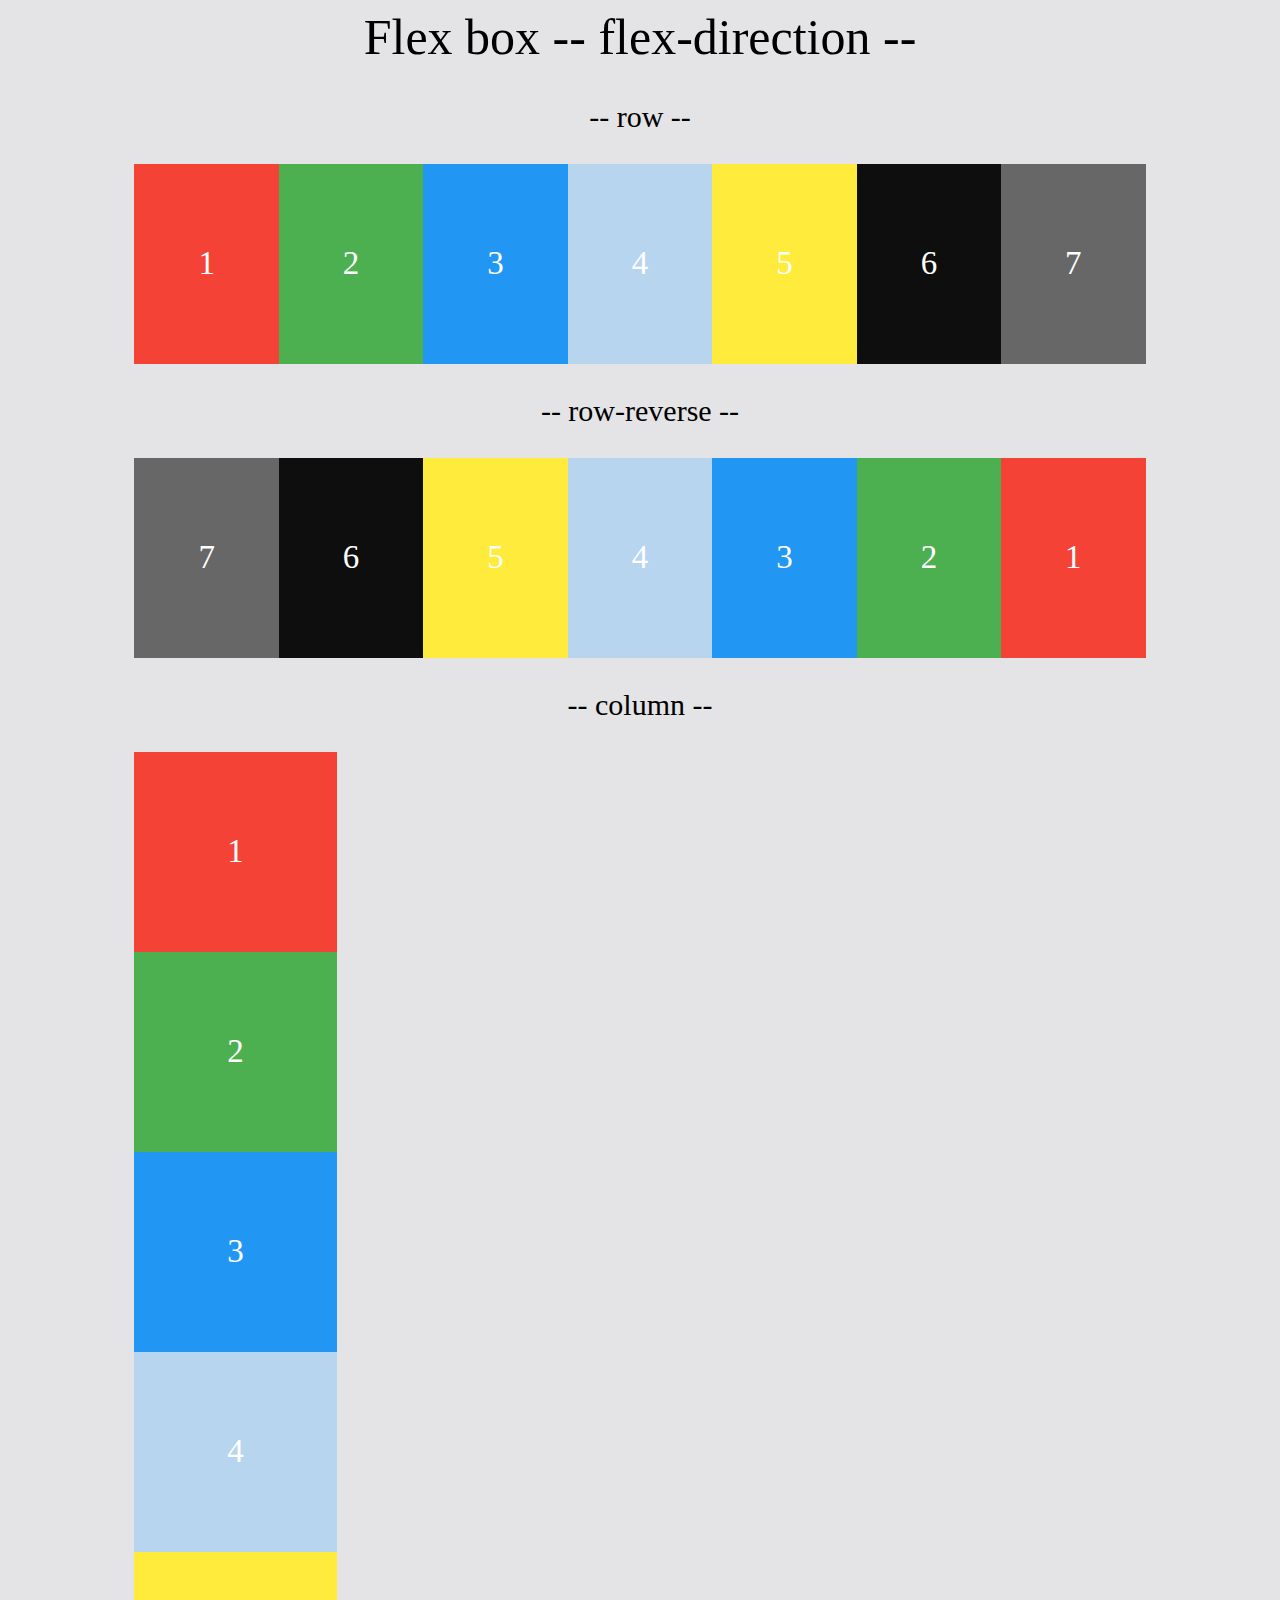
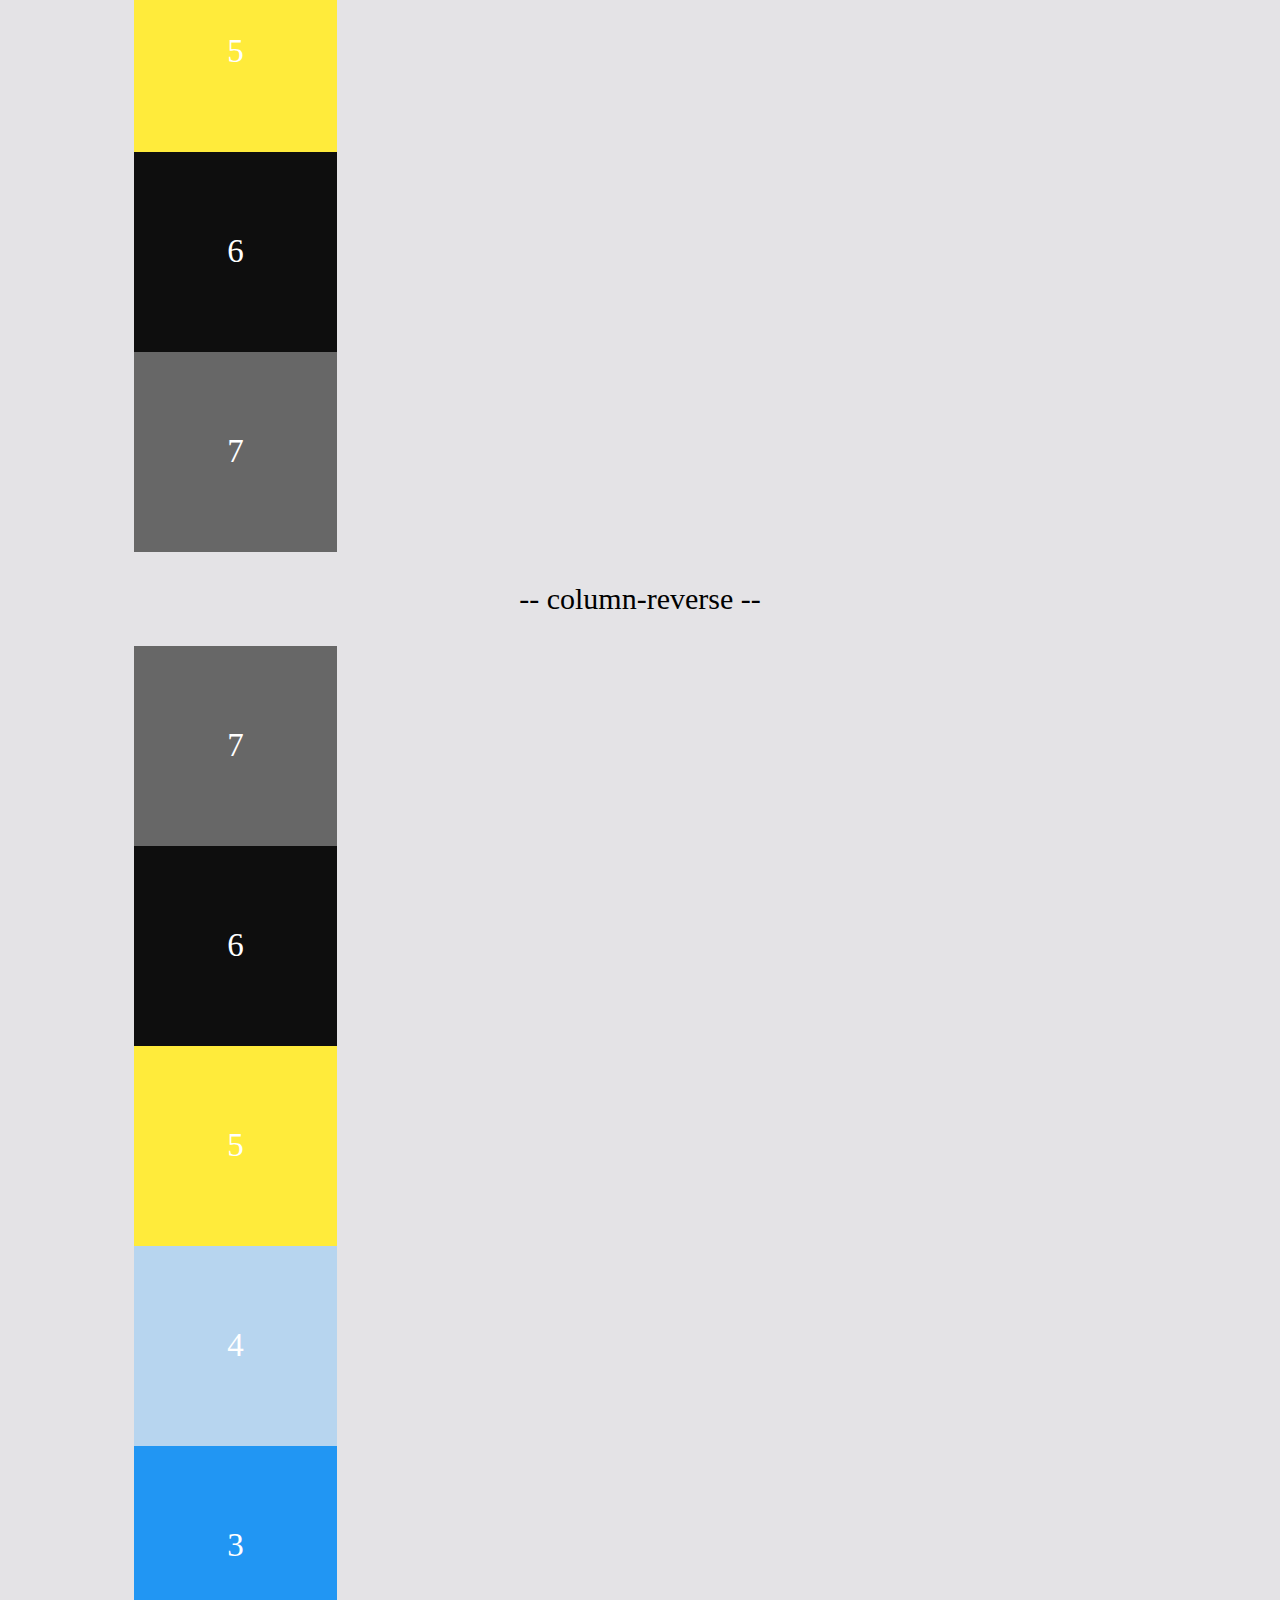
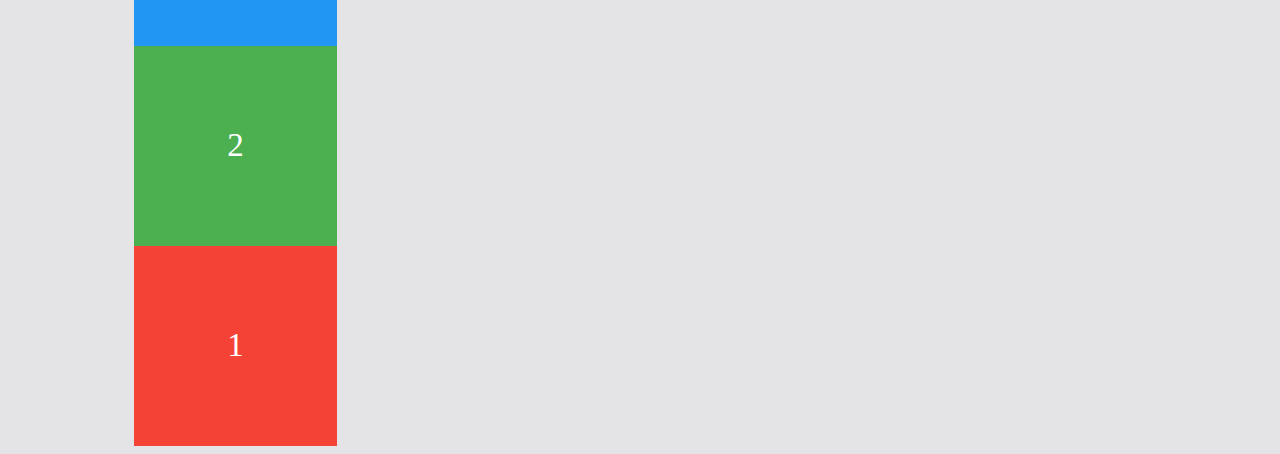
<file: flex-box-basico/flex-direction/index.html>
<html>
<head>
	<title></title>
	
	 <link rel="stylesheet" href="css/stylesheets.css" type="text/css" />
</head>
<body>

<section id="first-section">
	<h1>Flex box  -- flex-direction --</h1>
	
	<h3>-- row --</h3>
	<div id="container-colours">
		<div class="red box-flex"><p>1</p></div>
		<div class="green box-flex"><p>2</p></div>
		<div class="blue box-flex"><p>3</p></div>
		<div class="blue-light box-flex"><p>4</p></div>
		<div class="yellow box-flex"><p>5</p></div>
		<div class="black box-flex"><p>6</p></div>
		<div class="black-light box-flex"><p>7</p></div>
	</div>
	<h3>-- row-reverse --</h3>
	<div id="container-colours-row">
		<div class="red box-flex"><p>1</p></div>
		<div class="green box-flex"><p>2</p></div>
		<div class="blue box-flex"><p>3</p></div>
		<div class="blue-light box-flex"><p>4</p></div>
		<div class="yellow box-flex"><p>5</p></div>
		<div class="black box-flex"><p>6</p></div>
		<div class="black-light box-flex"><p>7</p></div>
	</div>
	<h3>-- column --</h3>
	<div id="container-colours-column">
		<div class="red box-flex"><p>1</p></div>
		<div class="green box-flex"><p>2</p></div>
		<div class="blue box-flex"><p>3</p></div>
		<div class="blue-light box-flex"><p>4</p></div>
		<div class="yellow box-flex"><p>5</p></div>
		<div class="black box-flex"><p>6</p></div>
		<div class="black-light box-flex"><p>7</p></div>
	</div>
	<h3>-- column-reverse --</h3>
	<div id="container-colours-column-reverse">
		<div class="red box-flex"><p>1</p></div>
		<div class="green box-flex"><p>2</p></div>
		<div class="blue box-flex"><p>3</p></div>
		<div class="blue-light box-flex"><p>4</p></div>
		<div class="yellow box-flex"><p>5</p></div>
		<div class="black box-flex"><p>6</p></div>
		<div class="black-light box-flex"><p>7</p></div>
	</div>
	



</section>

</body>
</html>
</file>
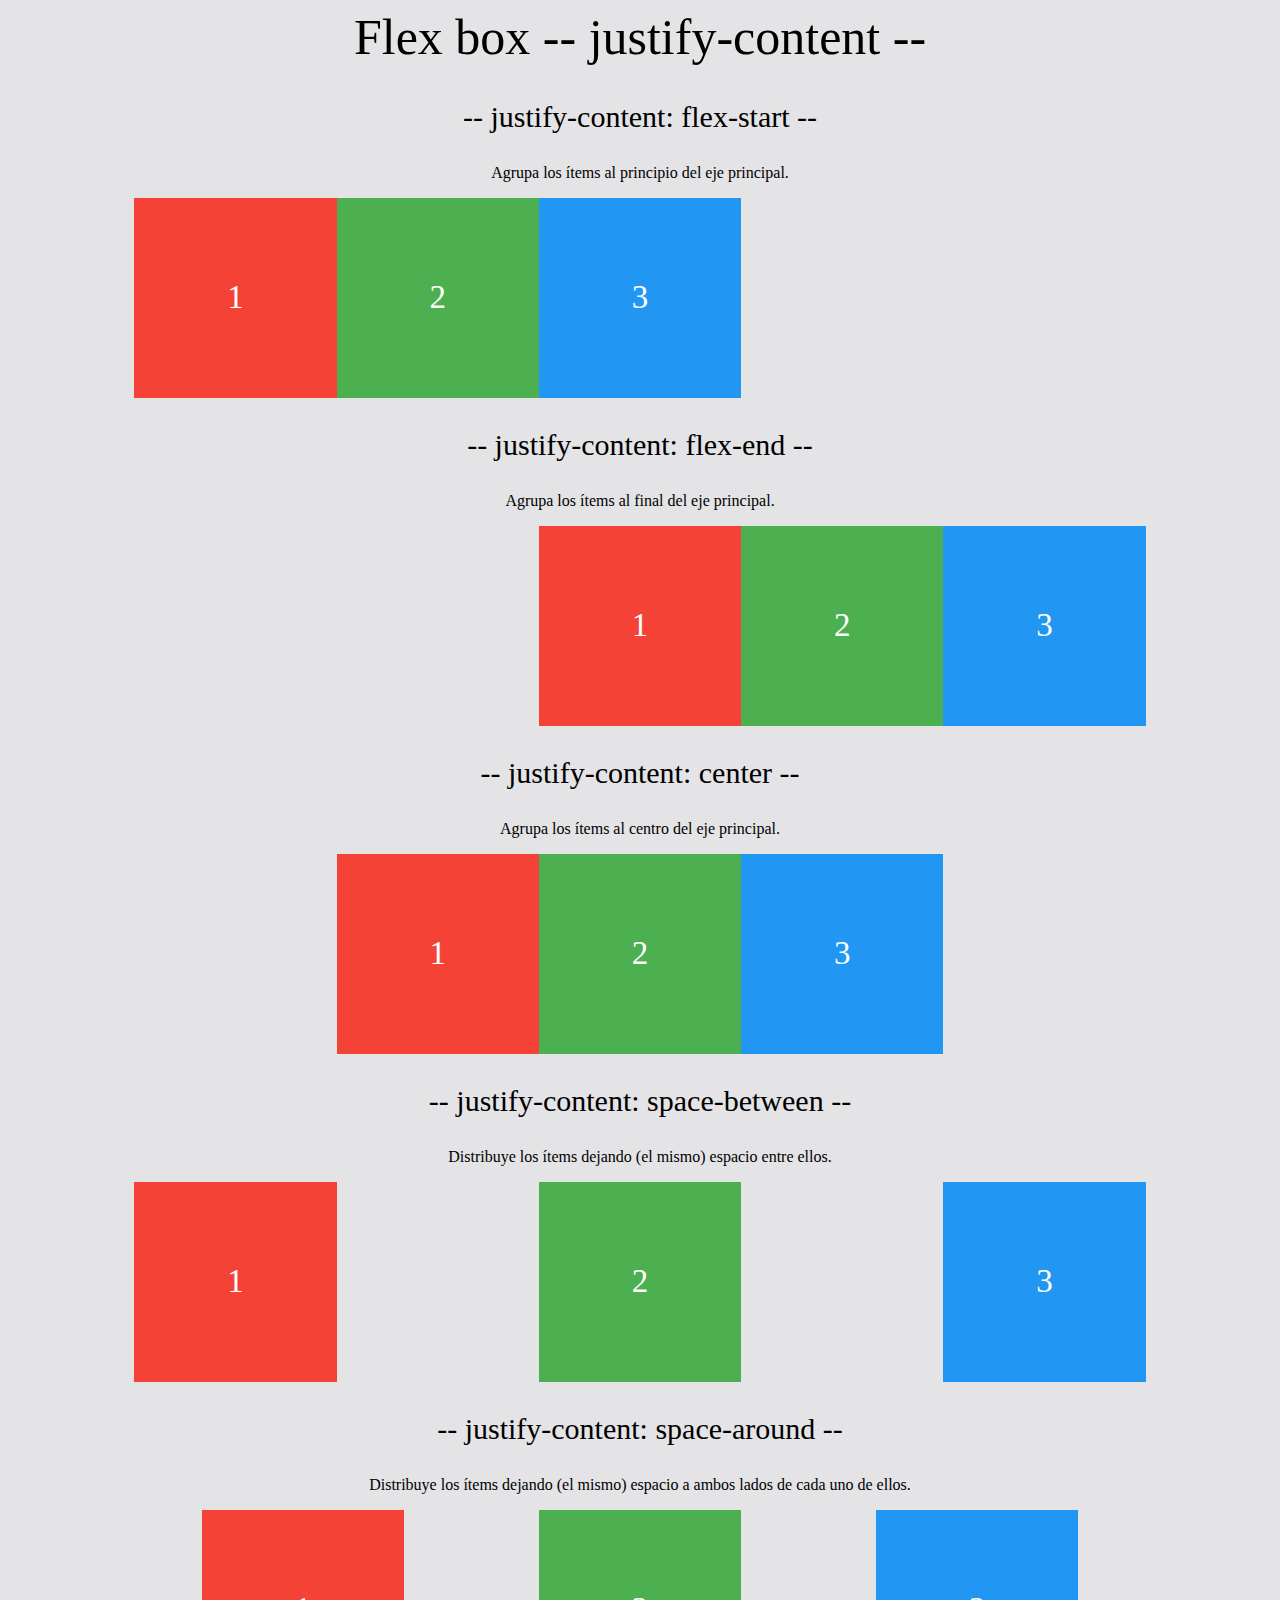
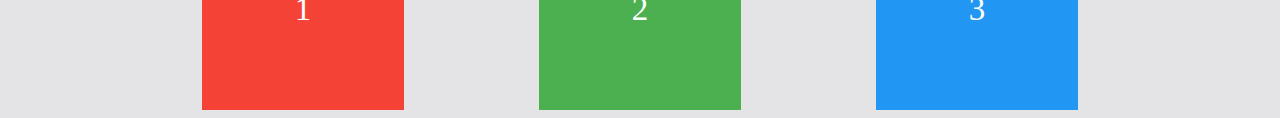
<file: flex-box-basico/flex-justify-content/index.html>
<html>
<head>
	<title></title>
	
	 <link rel="stylesheet" href="css/stylesheets.css" type="text/css" />
</head>
<body>

<section id="first-section">
	<h1>Flex box  -- justify-content --</h1>
	
	<h3>-- justify-content: flex-start --</h3>
	<p>Agrupa los ítems al principio del eje principal.</p>
	<div id="container-colours-row-wrap">
		<div class="red box-flex"><p>1</p></div>
		<div class="green box-flex"><p>2</p></div>
		<div class="blue box-flex"><p>3</p></div>
	</div>
	<h3>-- justify-content: flex-end --</h3>
	<p>Agrupa los ítems al final del eje principal.</p>
	<div id="container-colours-nowrap">
		<div class="red box-flex"><p>1</p></div>
		<div class="green box-flex"><p>2</p></div>
		<div class="blue box-flex"><p>3</p></div>
	</div>
	<h3>-- justify-content: center --</h3>
	<p>Agrupa los ítems al centro del eje principal.</p>
	<div id="container-colours-wrap-center">
		<div class="red box-flex"><p>1</p></div>
		<div class="green box-flex"><p>2</p></div>
		<div class="blue box-flex"><p>3</p></div>
	</div>
	<h3>-- justify-content: space-between --</h3>
	<p>Distribuye los ítems dejando (el mismo) espacio entre ellos.</p>
	<div id="container-colours-wrap-space-between">
		<div class="red box-flex"><p>1</p></div>
		<div class="green box-flex"><p>2</p></div>
		<div class="blue box-flex"><p>3</p></div>
	</div>
	<h3>-- justify-content: space-around --</h3>
	<p>Distribuye los ítems dejando (el mismo) espacio a ambos lados de cada uno de ellos.</p>
	<div id="container-colours-wrap-space-around">
		<div class="red box-flex"><p>1</p></div>
		<div class="green box-flex"><p>2</p></div>
		<div class="blue box-flex"><p>3</p></div>
	</div>
	
</section>

</body>
</html>
</file>
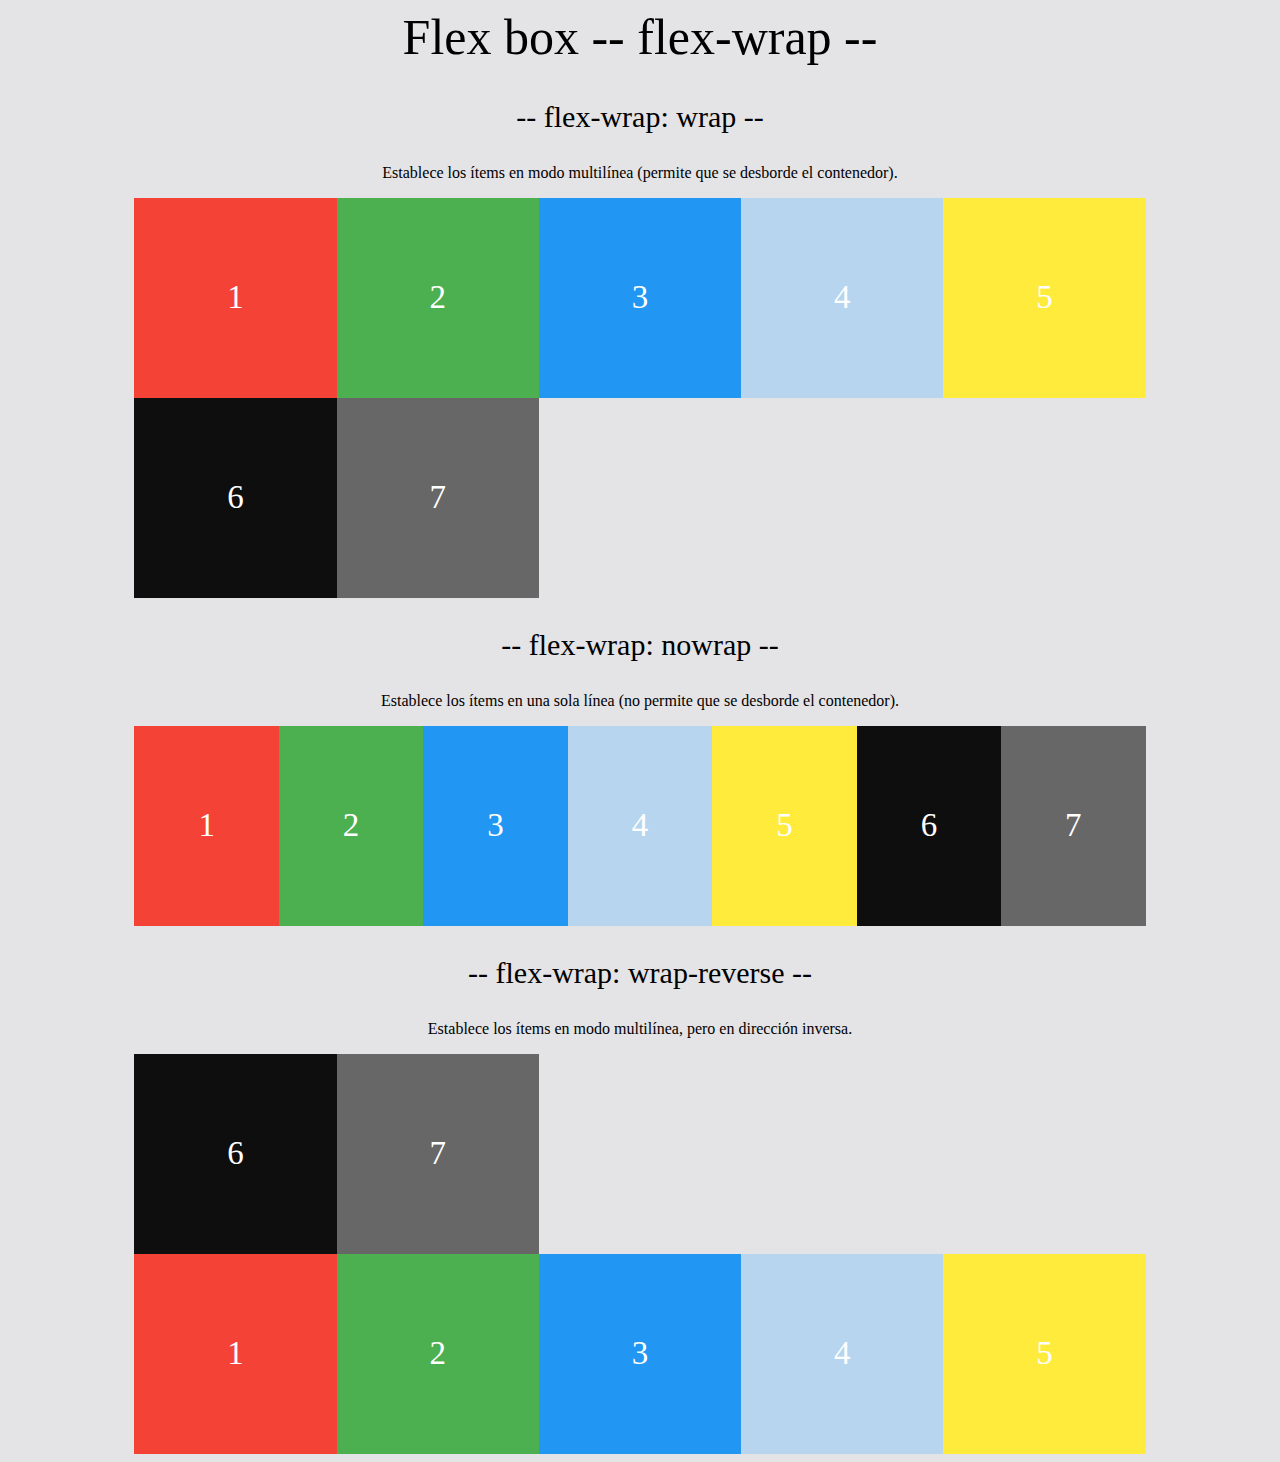
<file: flex-box-basico/flex-wrap/index.html>
<html>
<head>
	<title></title>
	
	 <link rel="stylesheet" href="css/stylesheets.css" type="text/css" />
</head>
<body>

<section id="first-section">
	<h1>Flex box  -- flex-wrap --</h1>
	
	<h3>-- flex-wrap: wrap --</h3>
	<p>Establece los ítems en modo multilínea (permite que se desborde el contenedor).</p>
	<div id="container-colours-wrap">
		<div class="red box-flex"><p>1</p></div>
		<div class="green box-flex"><p>2</p></div>
		<div class="blue box-flex"><p>3</p></div>
		<div class="blue-light box-flex"><p>4</p></div>
		<div class="yellow box-flex"><p>5</p></div>
		<div class="black box-flex"><p>6</p></div>
		<div class="black-light box-flex"><p>7</p></div>
	</div>
	<h3>-- flex-wrap: nowrap --</h3>
	<p>Establece los ítems en una sola línea (no permite que se desborde el contenedor).</p>
	<div id="container-colours-nowrap">
		<div class="red box-flex"><p>1</p></div>
		<div class="green box-flex"><p>2</p></div>
		<div class="blue box-flex"><p>3</p></div>
		<div class="blue-light box-flex"><p>4</p></div>
		<div class="yellow box-flex"><p>5</p></div>
		<div class="black box-flex"><p>6</p></div>
		<div class="black-light box-flex"><p>7</p></div>
	</div>
	<h3>-- flex-wrap: wrap-reverse --</h3>
	<p>Establece los ítems en modo multilínea, pero en dirección inversa.</p>
	<div id="container-colours-wrap-reverse">
		<div class="red box-flex"><p>1</p></div>
		<div class="green box-flex"><p>2</p></div>
		<div class="blue box-flex"><p>3</p></div>
		<div class="blue-light box-flex"><p>4</p></div>
		<div class="yellow box-flex"><p>5</p></div>
		<div class="black box-flex"><p>6</p></div>
		<div class="black-light box-flex"><p>7</p></div>
	</div>
	
</section>

</body>
</html>
</file>
<file: flex-box-basico/flex-direction/css/stylesheets.css>
body {
  background: #e4e3e6; }

.red {
  background: #F44336; }

.green {
  background: #4CAF50; }

.blue {
  background: #2196F3; }

.blue-light {
  background: #b7d5ef; }

.yellow {
  background: #FFEB3B; }

.black {
  background: #0e0e0e; }

.black-light {
  background: #676767; }

#first-section h1 {
  text-align: center;
  font-weight: 500;
  font-size: 50px; }
#first-section h3 {
  text-align: center;
  font-weight: 500;
  font-size: 30px; }

#container-colours {
  width: 80%;
  margin: 0 auto;
  display: flex;
  flex-direction: row; }
  #container-colours .box-flex {
    width: 20%;
    min-height: 200px;
    display: inline-flex; }
    #container-colours .box-flex p {
      display: grid;
      align-content: center;
      margin: 0 auto;
      color: white;
      font-size: 33px; }

#container-colours-row {
  width: 80%;
  margin: 0 auto;
  display: flex;
  flex-direction: row-reverse; }
  #container-colours-row .box-flex {
    width: 20%;
    min-height: 200px;
    display: inline-flex; }
    #container-colours-row .box-flex p {
      display: grid;
      align-content: center;
      margin: 0 auto;
      color: white;
      font-size: 33px; }

#container-colours-column {
  width: 80%;
  margin: 0 auto;
  display: flex;
  flex-direction: column; }
  #container-colours-column .box-flex {
    width: 20%;
    min-height: 200px;
    display: inline-flex; }
    #container-colours-column .box-flex p {
      display: grid;
      align-content: center;
      margin: 0 auto;
      color: white;
      font-size: 33px; }

#container-colours-column-reverse {
  width: 80%;
  margin: 0 auto;
  display: flex;
  flex-direction: column-reverse; }
  #container-colours-column-reverse .box-flex {
    width: 20%;
    min-height: 200px;
    display: inline-flex; }
    #container-colours-column-reverse .box-flex p {
      display: grid;
      align-content: center;
      margin: 0 auto;
      color: white;
      font-size: 33px; }

/*# sourceMappingURL=stylesheets.css.map */
</file>
<file: flex-box-basico/flex-justify-content/css/stylesheets.css>
body {
  background: #e4e3e6; }

.red {
  background: #F44336; }

.green {
  background: #4CAF50; }

.blue {
  background: #2196F3; }

.blue-light {
  background: #b7d5ef; }

.yellow {
  background: #FFEB3B; }

.black {
  background: #0e0e0e; }

.black-light {
  background: #676767; }

#first-section h1 {
  text-align: center;
  font-weight: 500;
  font-size: 50px; }
#first-section h3 {
  text-align: center;
  font-weight: 500;
  font-size: 30px; }
#first-section p {
  text-align: center; }

#container-colours-row-wrap {
  width: 80%;
  margin: 0 auto;
  display: flex;
  justify-content: flex-start; }
  #container-colours-row-wrap .box-flex {
    width: 20%;
    min-height: 200px;
    display: inline-flex; }
    #container-colours-row-wrap .box-flex p {
      display: grid;
      align-content: center;
      margin: 0 auto;
      color: white;
      font-size: 33px; }

#container-colours-nowrap {
  width: 80%;
  margin: 0 auto;
  display: flex;
  justify-content: flex-end; }
  #container-colours-nowrap .box-flex {
    width: 20%;
    min-height: 200px;
    display: inline-flex; }
    #container-colours-nowrap .box-flex p {
      display: grid;
      align-content: center;
      margin: 0 auto;
      color: white;
      font-size: 33px; }

#container-colours-wrap-center {
  width: 80%;
  margin: 0 auto;
  display: flex;
  justify-content: center; }
  #container-colours-wrap-center .box-flex {
    width: 20%;
    min-height: 200px;
    display: inline-flex; }
    #container-colours-wrap-center .box-flex p {
      display: grid;
      align-content: center;
      margin: 0 auto;
      color: white;
      font-size: 33px; }

#container-colours-wrap-space-between {
  width: 80%;
  margin: 0 auto;
  display: flex;
  justify-content: space-between; }
  #container-colours-wrap-space-between .box-flex {
    width: 20%;
    min-height: 200px;
    display: inline-flex; }
    #container-colours-wrap-space-between .box-flex p {
      display: grid;
      align-content: center;
      margin: 0 auto;
      color: white;
      font-size: 33px; }

#container-colours-wrap-space-around {
  width: 80%;
  margin: 0 auto;
  display: flex;
  justify-content: space-around; }
  #container-colours-wrap-space-around .box-flex {
    width: 20%;
    min-height: 200px;
    display: inline-flex; }
    #container-colours-wrap-space-around .box-flex p {
      display: grid;
      align-content: center;
      margin: 0 auto;
      color: white;
      font-size: 33px; }

/*# sourceMappingURL=stylesheets.css.map */
</file>
<file: flex-box-basico/flex-wrap/css/stylesheets.css>
body {
  background: #e4e3e6; }

.red {
  background: #F44336; }

.green {
  background: #4CAF50; }

.blue {
  background: #2196F3; }

.blue-light {
  background: #b7d5ef; }

.yellow {
  background: #FFEB3B; }

.black {
  background: #0e0e0e; }

.black-light {
  background: #676767; }

#first-section h1 {
  text-align: center;
  font-weight: 500;
  font-size: 50px; }
#first-section h3 {
  text-align: center;
  font-weight: 500;
  font-size: 30px; }
#first-section p {
  text-align: center; }

#container-colours-wrap {
  width: 80%;
  margin: 0 auto;
  display: flex;
  flex-wrap: wrap; }
  #container-colours-wrap .box-flex {
    width: 20%;
    min-height: 200px;
    display: inline-flex; }
    #container-colours-wrap .box-flex p {
      display: grid;
      align-content: center;
      margin: 0 auto;
      color: white;
      font-size: 33px; }

#container-colours-nowrap {
  width: 80%;
  margin: 0 auto;
  display: flex;
  flex-wrap: nowrap; }
  #container-colours-nowrap .box-flex {
    width: 20%;
    min-height: 200px;
    display: inline-flex; }
    #container-colours-nowrap .box-flex p {
      display: grid;
      align-content: center;
      margin: 0 auto;
      color: white;
      font-size: 33px; }

#container-colours-wrap-reverse {
  width: 80%;
  margin: 0 auto;
  display: flex;
  flex-wrap: wrap-reverse; }
  #container-colours-wrap-reverse .box-flex {
    width: 20%;
    min-height: 200px;
    display: inline-flex; }
    #container-colours-wrap-reverse .box-flex p {
      display: grid;
      align-content: center;
      margin: 0 auto;
      color: white;
      font-size: 33px; }

/*# sourceMappingURL=stylesheets.css.map */
</file>
